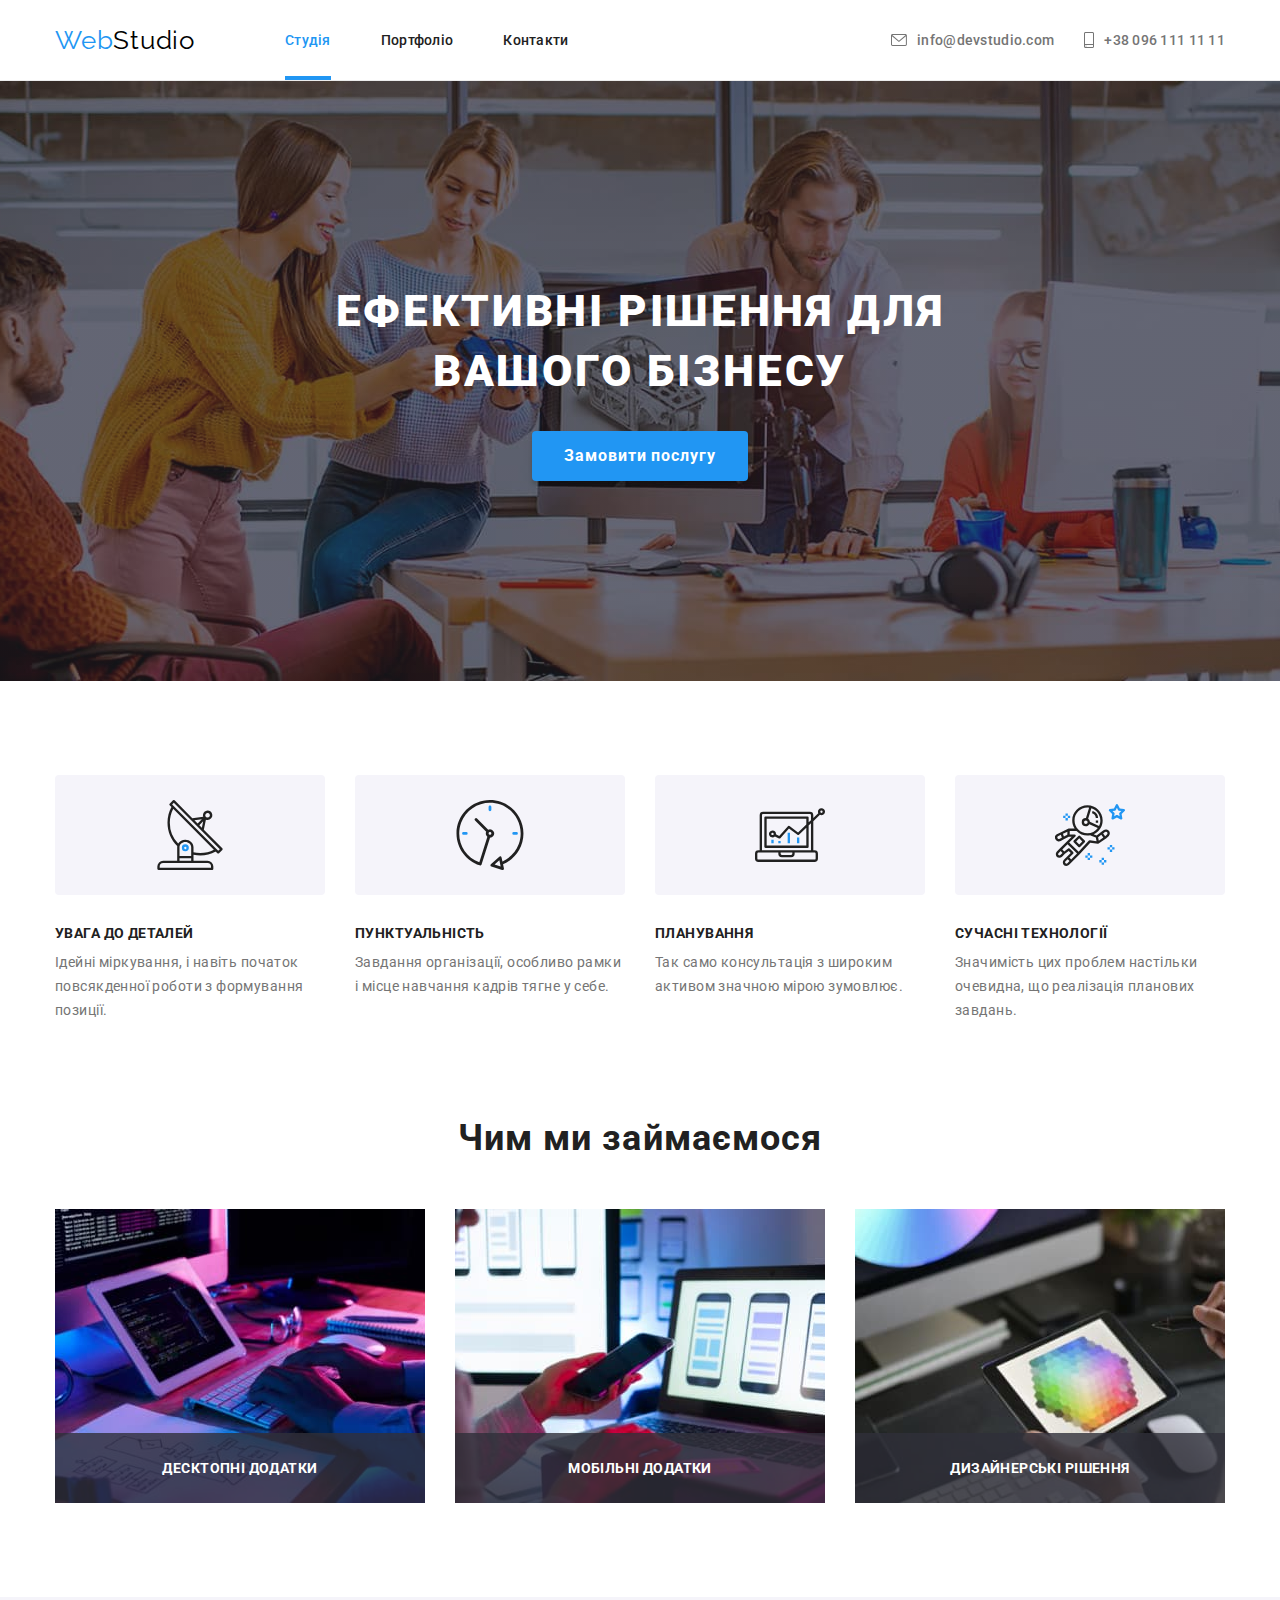
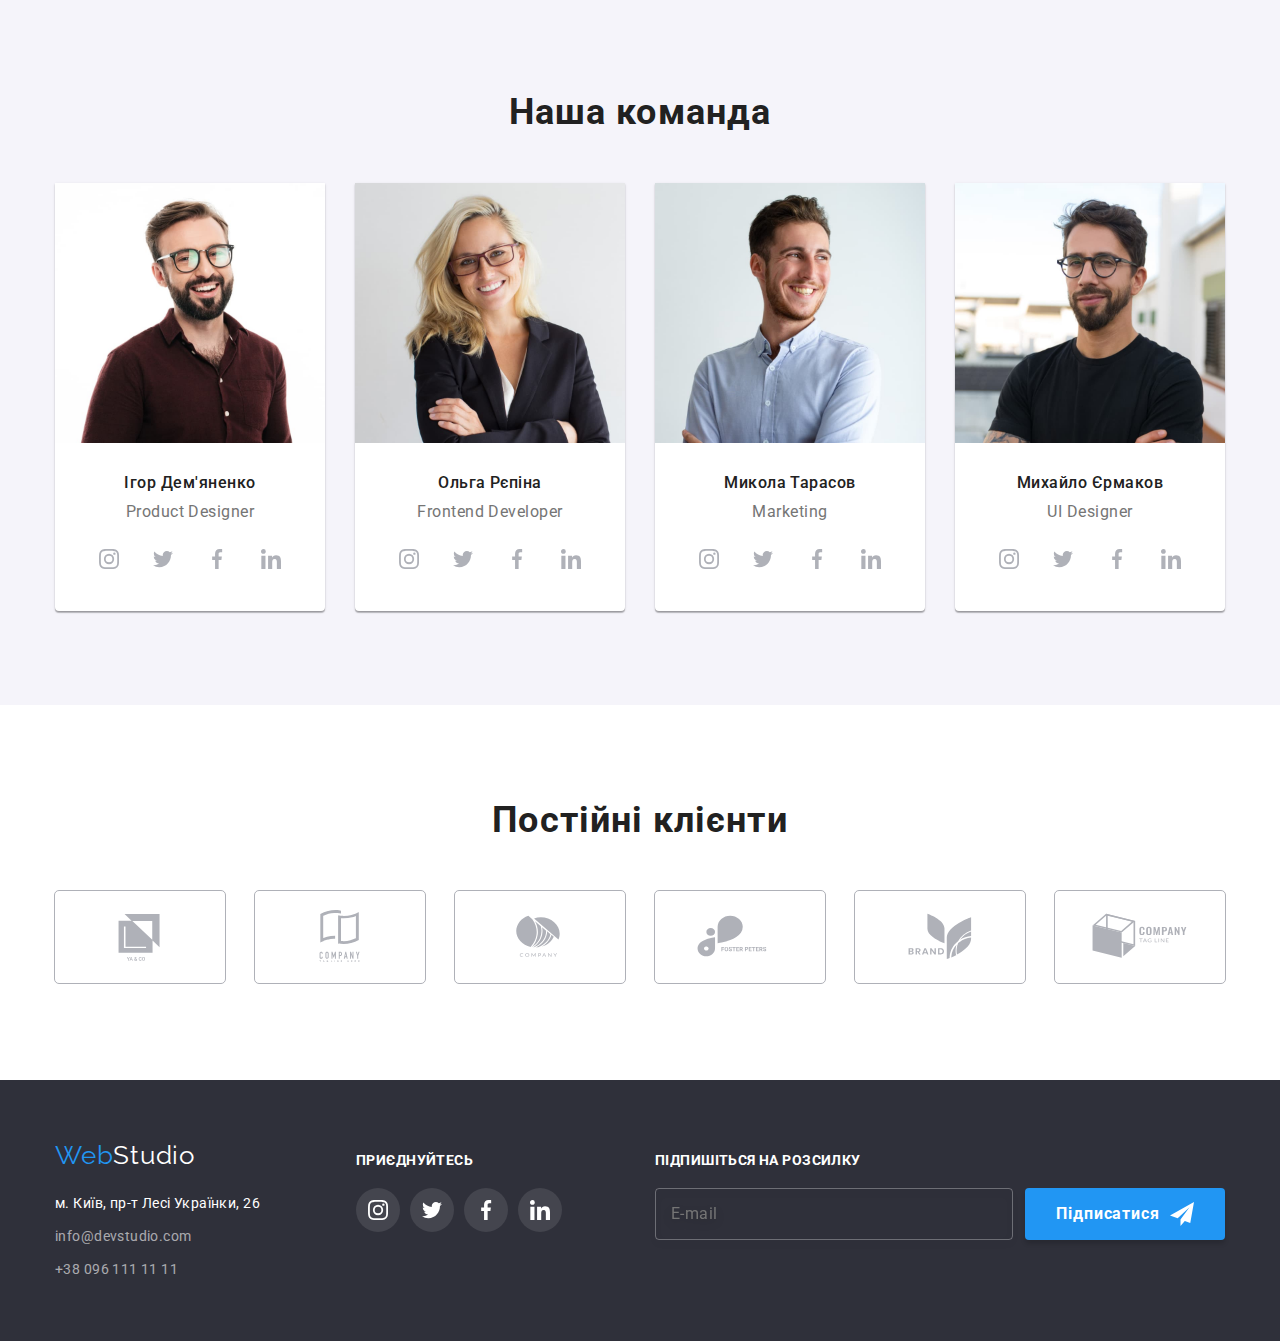
<file: index.html>
<!DOCTYPE html>
<html lang="uk">
  <head>
    <meta charset="UTF-8" />
    <meta http-equiv="X-UA-Compatible" content="IE=edge" />
    <meta name="viewport" content="width=device-width, initial-scale=1.0" />
    <title>WebStudio</title>
    <link rel="preconnect" href="https://fonts.googleapis.com" />
    <link rel="preconnect" href="https://fonts.gstatic.com" crossorigin />
    <link
      href="https://fonts.googleapis.com/css2?family=Raleway:wght@700&family=Roboto:wght@400;500;700;900&display=swap"
      rel="stylesheet"
    />
    <link
      rel="stylesheet"
      href="https://cdnjs.cloudflare.com/ajax/libs/modern-normalize/1.1.0/modern-normalize.min.css"
    />
    <link rel="stylesheet" href="./css/main.min.css" />
  </head>
  <body>
    <header class="header">
      <div class="container header__container">
        <a class="logo header__logo" href="/"
          >Web<span class="logo__part">Studio</span></a
        >
        <nav class="navigation">
          <ul class="site-nav list">
            <li>
              <div class="site-nav__item">
                <a class="site-nav__link link current" href="./index.html"
                  >Студія</a
                >
              </div>
            </li>
            <li>
              <div class="site-nav__item">
                <a class="site-nav__link link" href="./portfolio.html"
                  >Портфоліо</a
                >
              </div>
            </li>
            <li>
              <div class="site-nav__item">
                <a class="site-nav__link link" href="#">Контакти</a>
              </div>
            </li>
          </ul>
        </nav>
        <ul class="contacts list">
          <li class="contacts__item">
            <a class="contacts__link link" href="mailto:info@devstudio.com">
              <svg class="contacts__icon email" width="16px" height="12px">
                <use href="./images/sprite.svg#icon-email"></use>
              </svg>
              info@devstudio.com</a
            >
          </li>
          <li class="contacts__item">
            <a class="contacts__link link" href="tel:+380961111111"
              ><svg class="contacts__icon" width="10px" height="16px">
                <use href="./images/sprite.svg#icon-smartphone"></use>
              </svg>
              +38 096 111 11 11</a
            >
          </li>
        </ul>
        <button type="button" class="menu-open" data-menu-open>
          <svg width="40" height="40" class="mob-menu__icon">
            <use href="./images/sprite.svg#icon-menu"></use>
          </svg>
        </button>
      </div>
      <div class="mob-menu is-hidden" data-menu>
        <div class="container mob-menu__container">
          <div class="top">
            <button type="button" class="menu-close" data-menu-close>
              <svg class="mob-menu__icon" width="40" height="40">
                <use href="./images/sprite.svg#icon-menu-close"></use>
              </svg>
            </button>
            <nav class="nav">
              <ul class="top__list list">
                <li class="top__item">
                  <div>
                    <a class="top__link link current" href="./index.html"
                      >Студія</a
                    >
                  </div>
                </li>
                <li class="top__item">
                  <div>
                    <a class="top__link link" href="./portfolio.html"
                      >Портфоліо</a
                    >
                  </div>
                </li>
                <li class="top__item">
                  <div>
                    <a class="top__link link" href="#">Контакти</a>
                  </div>
                </li>
              </ul>
            </nav>
          </div>
          <div class="bottom">
            <a class="bottom__tel link" href="tel:+380961111111"
              >+38 096 111 11 11</a
            >
            <a class="bottom__mail link" href="mailto:info@devstudio.com"
              >info@devstudio.com</a
            >
            <ul class="bottom__list">
              <li class="bottom__item">
                <a
                  href=""
                  aria-label="instagram"
                  target="_blank"
                  rel="noopener noreferrer nofollow"
                  class="bottom__socisl link"
                  >Instagram</a
                >
              </li>
              <li class="bottom__item">
                <a
                  href=""
                  aria-label="instagram"
                  target="_blank"
                  rel="noopener noreferrer nofollow"
                  class="bottom__socisl link"
                  >Twitter</a
                >
              </li>
              <li class="bottom__item">
                <a
                  href=""
                  aria-label="instagram"
                  target="_blank"
                  rel="noopener noreferrer nofollow"
                  class="bottom__socisl link"
                  >Facebook</a
                >
              </li>
              <li class="bottom__item">
                <a
                  href=""
                  aria-label="instagram"
                  target="_blank"
                  rel="noopener noreferrer nofollow"
                  class="bottom__socisl link"
                  >LinkedIn</a
                >
              </li>
            </ul>
          </div>
        </div>
      </div>
    </header>
    <main>
      <!---------------------------------------Hero------------------------------>
      <section class="hero">
        <div class="ovelay">
          <div class="container">
            <h1 class="hero-title">Ефективні рішення для вашого бізнесу</h1>
            <button class="hero-button btn" type="button" data-modal-open>
              Замовити послугу
            </button>
          </div>
        </div>
      </section>
      <!-------------------------------------Особливості------------------------------------>
      <section class="section">
        <div class="container">
          <h2 class="visually-hidden">Особливості</h2>
          <ul class="list specialty">
            <li class="specialty__item">
              <div class="specialty-icon">
                <svg width="70px" height="70px">
                  <use href="./images/sprite.svg#icon-antenna"></use>
                </svg>
              </div>
              <h3 class="specialty-title">УВАГА ДО ДЕТАЛЕЙ</h3>
              <p class="specialty-text">
                Ідейні міркування, і навіть початок повсякденної роботи з
                формування позиції.
              </p>
            </li>
            <li class="specialty__item">
              <div class="specialty-icon">
                <svg width="70px" height="70px">
                  <use href="./images/sprite.svg#icon-clock"></use>
                </svg>
              </div>
              <h3 class="specialty-title">ПУНКТУАЛЬНІСТЬ</h3>
              <p class="specialty-text">
                Завдання організації, особливо рамки і місце навчання кадрів
                тягне у себе.
              </p>
            </li>
            <li class="specialty__item">
              <div class="specialty-icon">
                <svg width="70px" height="70px">
                  <use href="./images/sprite.svg#icon-diagram"></use>
                </svg>
              </div>
              <h3 class="specialty-title">ПЛАНУВАННЯ</h3>
              <p class="specialty-text">
                Так само консультація з широким активом значною мірою зумовлює.
              </p>
            </li>
            <li class="specialty__item">
              <div class="specialty-icon">
                <svg width="70px" height="70px">
                  <use href="./images/sprite.svg#icon-astronaut"></use>
                </svg>
              </div>
              <h3 class="specialty-title">СУЧАСНІ ТЕХНОЛОГІЇ</h3>
              <p class="specialty-text">
                Значимість цих проблем настільки очевидна, що реалізація
                планових завдань.
              </p>
            </li>
          </ul>
        </div>
      </section>
      <!-------------------------------------Чим ми займаємося----------------------->
      <section class="section doing">
        <div class="container">
          <h2 class="doing-title section-title">Чим ми займаємося</h2>
          <ul class="list doing-list">
            <li>
              <picture>
                <source
                  srcset="./images/box1.jpg 1x, ./images/2pxbox1.jpg 2x"
                  media="(min-width: 1200px)"
                />

                <img
                  src="./images/box1.jpg"
                  alt="Створення сайтів"
                  width="370"
                  height="294"
                />
              </picture>
              <div class="doing-thumb">
                <h3 class="doing-text">Десктопні додатки</h3>
              </div>
            </li>
            <li>
              <picture>
                <source
                  srcset="./images/box2.jpg 1x, ./images/2pxbox2.jpg 2x"
                  media="(min-width: 1200px)"
                />

                <img
                  src="./images/box2.jpg"
                  alt="Створення макетів"
                  width="370"
                  height="294"
                />
              </picture>
              <div class="doing-thumb">
                <h3 class="doing-text">Мобільні додатки</h3>
              </div>
            </li>
            <li>
              <picture>
                <source
                  srcset="./images/box3.jpg 1x, ./images/2pxbox3.jpg 2x"
                  media="(min-width: 1200px)"
                />

                <img
                  src="./images/box3.jpg"
                  alt="Палітра кольорів"
                  width="370"
                  height="294"
                />
              </picture>
              <div class="doing-thumb">
                <h3 class="doing-text">Дизайнерські рішення</h3>
              </div>
            </li>
          </ul>
        </div>
      </section>
      <!------------------------------------Наша команда-------------------------------------->
      <section class="team section">
        <div class="container">
          <h2 class="section-title">Наша команда</h2>
          <ul class="worker list">
            <li class="worker__item">
              <picture>
                <source
                  srcset="
                    ./images/worker1.jpg        1x,
                    ./images/1worker2px-des.jpg 2x
                  "
                  media="(min-width: 1200px)"
                />

                <source
                  srcset="
                    ./images/1worker1px-tab.jpg 1x,
                    ./images/1worker2px-tab.jpg 2x
                  "
                  media="(min-width: 768px)"
                />

                <source
                  srcset="
                    ./images/1worker1px-mob.jpg 1x,
                    ./images/1worker2px-mob.jpg 2x
                  "
                  media="(max-width: 767px)"
                />

                <img
                  src="./images/1worker1px-mob.jpg"
                  alt="Ігор Дем'яненко"
                  width="450"
                  height="260"
                />
              </picture>
              <div class="worker__content">
                <h3 class="worker__name">Ігор Дем'яненко</h3>
                <p class="worker__text">Product Designer</p>
                <ul class="social list">
                  <li>
                    <a
                      class="social__link"
                      href=""
                      aria-label="instagram"
                      target="_blank"
                      rel="noopener noreferrer nofollow"
                    >
                      <svg class="social__icon" width="20px" height="20px">
                        <use href="./images/sprite.svg#icon-instagram"></use>
                      </svg>
                    </a>
                  </li>
                  <li>
                    <a
                      class="social__link"
                      href=""
                      aria-label="twitter"
                      target="_blank"
                      rel="noopener noreferrer nofollow"
                    >
                      <svg class="social__icon" width="20px" height="20px">
                        <use href="./images/sprite.svg#icon-twitter"></use>
                      </svg>
                    </a>
                  </li>
                  <li>
                    <a
                      class="social__link"
                      href=""
                      aria-label="facebook"
                      target="_blank"
                      rel="noopener noreferrer nofollow"
                    >
                      <svg class="social__icon" width="20px" height="20px">
                        <use href="./images/sprite.svg#icon-facebook"></use>
                      </svg>
                    </a>
                  </li>
                  <li>
                    <a
                      class="social__link"
                      href=""
                      aria-label="linkedin"
                      target="_blank"
                      rel="noopener noreferrer nofollow"
                    >
                      <svg class="social__icon" width="20px" height="20px">
                        <use href="./images/sprite.svg#icon-linkedin"></use>
                      </svg>
                    </a>
                  </li>
                </ul>
              </div>
            </li>
            <li class="worker__item">
              <picture>
                <source
                  srcset="
                    ./images/worker2.jpg        1x,
                    ./images/2worker2px-des.jpg 2x
                  "
                  media="(min-width: 1200px)"
                />

                <source
                  srcset="
                    ./images/2worker1px-tab.jpg 1x,
                    ./images/2worker2px-tab.jpg 2x
                  "
                  media="(min-width: 768px)"
                />

                <source
                  srcset="
                    ./images/2worker1px-mob.jpg 1x,
                    ./images/2worker2px-mob.jpg 2x
                  "
                  media="(max-width: 767px)"
                />

                <img
                  src="./images/2worker1px-mob.jpg"
                  alt="Ольга Рєпіна"
                  width="450"
                  height="260"
                />
              </picture>
              <div class="worker__content">
                <h3 class="worker__name">Ольга Рєпіна</h3>
                <p class="worker__text">Frontend Developer</p>
                <ul class="list social">
                  <li>
                    <a
                      class="social__link"
                      href=""
                      aria-label="instagram"
                      target="_blank"
                      rel="noopener noreferrer nofollow"
                    >
                      <svg class="social__icon" width="20px" height="20px">
                        <use href="./images/sprite.svg#icon-instagram"></use>
                      </svg>
                    </a>
                  </li>
                  <li>
                    <a
                      class="social__link"
                      href=""
                      aria-label="twitter"
                      target="_blank"
                      rel="noopener noreferrer nofollow"
                    >
                      <svg class="social__icon" width="20px" height="20px">
                        <use href="./images/sprite.svg#icon-twitter"></use>
                      </svg>
                    </a>
                  </li>
                  <li>
                    <a
                      class="social__link"
                      href=""
                      aria-label="facebook"
                      target="_blank"
                      rel="noopener noreferrer nofollow"
                    >
                      <svg class="social__icon" width="20px" height="20px">
                        <use href="./images/sprite.svg#icon-facebook"></use>
                      </svg>
                    </a>
                  </li>
                  <li>
                    <a
                      class="social__link"
                      href=""
                      aria-label="linkedin"
                      target="_blank"
                      rel="noopener noreferrer nofollow"
                    >
                      <svg class="social__icon" width="20px" height="20px">
                        <use href="./images/sprite.svg#icon-linkedin"></use>
                      </svg>
                    </a>
                  </li>
                </ul>
              </div>
            </li>
            <li class="worker__item">
              <picture>
                <source
                  srcset="
                    ./images/worker3.jpg        1x,
                    ./images/3worker2px-des.jpg 2x
                  "
                  media="(min-width: 1200px)"
                />

                <source
                  srcset="
                    ./images/3worker1px-tab.jpg 1x,
                    ./images/3worker2px-tab.jpg 2x
                  "
                  media="(min-width: 768px)"
                />

                <source
                  srcset="
                    ./images/3worker1px-mob.jpg 1x,
                    ./images/3worker2px-mob.jpg 2x
                  "
                  media="(max-width: 767px)"
                />

                <img
                  src="./images/3worker1px-mob.jpg"
                  alt="Микола Тарасов"
                  width="450"
                  height="260"
                />
              </picture>
              <div class="worker__content">
                <h3 class="worker__name">Микола Тарасов</h3>
                <p class="worker__text">Marketing</p>
                <ul class="list social">
                  <li>
                    <a
                      class="social__link"
                      href=""
                      aria-label="instagram"
                      target="_blank"
                      rel="noopener noreferrer nofollow"
                    >
                      <svg class="social__icon" width="20px" height="20px">
                        <use href="./images/sprite.svg#icon-instagram"></use>
                      </svg>
                    </a>
                  </li>
                  <li>
                    <a
                      class="social__link"
                      href=""
                      aria-label="twitter"
                      target="_blank"
                      rel="noopener noreferrer nofollow"
                    >
                      <svg class="social__icon" width="20px" height="20px">
                        <use href="./images/sprite.svg#icon-twitter"></use>
                      </svg>
                    </a>
                  </li>
                  <li>
                    <a
                      class="social__link"
                      href=""
                      aria-label="facebook"
                      target="_blank"
                      rel="noopener noreferrer nofollow"
                    >
                      <svg class="social__icon" width="20px" height="20px">
                        <use href="./images/sprite.svg#icon-facebook"></use>
                      </svg>
                    </a>
                  </li>
                  <li>
                    <a
                      class="social__link"
                      href=""
                      aria-label="linkedin"
                      target="_blank"
                      rel="noopener noreferrer nofollow"
                    >
                      <svg class="social__icon" width="20px" height="20px">
                        <use href="./images/sprite.svg#icon-linkedin"></use>
                      </svg>
                    </a>
                  </li>
                </ul>
              </div>
            </li>
            <li class="worker__item">
              <picture>
                <source
                  srcset="
                    ./images/worker4.jpg        1x,
                    ./images/4worker2px-des.jpg 2x
                  "
                  media="(min-width: 1200px)"
                />

                <source
                  srcset="
                    ./images/4worker1px-tab.jpg 1x,
                    ./images/4worker2px-tab.jpg 2x
                  "
                  media="(min-width: 768px)"
                />

                <source
                  srcset="
                    ./images/4worker1px-mob.jpg 1x,
                    ./images/4worker2px-mob.jpg 2x
                  "
                  media="(max-width: 767px)"
                />

                <img
                  src="./images/2worker1px-mob.jpg"
                  alt="Михайло Єрмаков"
                  width="450"
                  height="260"
                />
              </picture>
              <div class="worker__content">
                <h3 class="worker__name">Михайло Єрмаков</h3>
                <p class="worker__text">UI Designer</p>
                <ul class="list social">
                  <li>
                    <a
                      class="social__link"
                      href=""
                      aria-label="linkedin"
                      target="_blank"
                      rel="noopener noreferrer nofollow"
                    >
                      <svg class="social__icon" width="20px" height="20px">
                        <use href="./images/sprite.svg#icon-instagram"></use>
                      </svg>
                    </a>
                  </li>
                  <li>
                    <a
                      class="social__link"
                      href=""
                      aria-label="twitter"
                      target="_blank"
                      rel="noopener noreferrer nofollow"
                    >
                      <svg class="social__icon" width="20px" height="20px">
                        <use href="./images/sprite.svg#icon-twitter"></use>
                      </svg>
                    </a>
                  </li>
                  <li>
                    <a
                      class="social__link"
                      href=""
                      aria-label="facebook"
                      target="_blank"
                      rel="noopener noreferrer nofollow"
                    >
                      <svg class="social__icon" width="20px" height="20px">
                        <use href="./images/sprite.svg#icon-facebook"></use>
                      </svg>
                    </a>
                  </li>
                  <li>
                    <a
                      class="social__link"
                      href=""
                      aria-label="linkedin"
                      target="_blank"
                      rel="noopener noreferrer nofollow"
                    >
                      <svg class="social__icon" width="20px" height="20px">
                        <use href="./images/sprite.svg#icon-linkedin"></use>
                      </svg>
                    </a>
                  </li>
                </ul>
              </div>
            </li>
          </ul>
        </div>
      </section>
      <!---------------------------------------- Постійні клієнти ---------------------------->
      <section class="client section">
        <div class="container">
          <h2 class="section-title">Постійні клієнти</h2>
          <ul class="list client-list">
            <li class="client-item">
              <a
                class="client-link"
                href=""
                target="_blank"
                rel="noopener noreferrer nofollow"
              >
                <svg class="client-icon" width="170px" height="92px">
                  <use href="./images/sprite.svg#icon-client1"></use>
                </svg>
              </a>
            </li>
            <li class="client-item">
              <a
                class="client-link"
                href=""
                target="_blank"
                rel="noopener noreferrer nofollow"
              >
                <svg class="client-icon" width="170px" height="92px">
                  <use href="./images/sprite.svg#icon-client2"></use>
                </svg>
              </a>
            </li>
            <li class="client-item">
              <a
                class="client-link"
                href=""
                target="_blank"
                rel="noopener noreferrer nofollow"
              >
                <svg class="client-icon" width="170px" height="92px">
                  <use href="./images/sprite.svg#icon-client3"></use>
                </svg>
              </a>
            </li>
            <li class="client-item">
              <a
                class="client-link"
                href=""
                target="_blank"
                rel="noopener noreferrer nofollow"
              >
                <svg class="client-icon" width="170px" height="92px">
                  <use href="./images/sprite.svg#icon-client4"></use>
                </svg>
              </a>
            </li>
            <li class="client-item">
              <a
                class="client-link"
                href=""
                target="_blank"
                rel="noopener noreferrer nofollow"
              >
                <svg class="client-icon" width="170px" height="92px">
                  <use href="./images/sprite.svg#icon-client5"></use>
                </svg>
              </a>
            </li>
            <li class="client-item">
              <a
                class="client-link"
                href=""
                target="_blank"
                rel="noopener noreferrer nofollow"
              >
                <svg class="client-icon" width="170px" height="92px">
                  <use href="./images/sprite.svg#icon-client6"></use>
                </svg>
              </a>
            </li>
          </ul>
        </div>
      </section>
    </main>
    <footer class="footer">
      <!-- footer -->
      <div class="container footer__container">
        <div class="footer__contacts">
          <a class="logo logo__footer" href="/"
            >Web<span class="logo__part logo__part--white">Studio</span></a
          >
          <address>
            <ul class="address list">
              <li>
                <a
                  class="address__link address__link--white link"
                  href="https://goo.gl/maps/CPtrU1FHBa2aNyZL9"
                  target="_blank"
                  rel="noopener noreferrer nofollow"
                  >м. Київ, пр-т Лесі Українки, 26</a
                >
              </li>
              <li>
                <a class="address__link link" href="mailto:info@devstudio.com"
                  >info@devstudio.com</a
                >
              </li>
              <li>
                <a class="address__link link" href="tel:+380961111111"
                  >+38 096 111 11 11</a
                >
              </li>
            </ul>
          </address>
        </div>
        <!-- приєднуйтесь -->
        <div class="join">
          <h2 class="join__title">приєднуйтесь</h2>
          <ul class="social list">
            <li>
              <a
                class="social__link social__link--grey"
                href=""
                target="_blank"
                rel="noopener noreferrer nofollow"
              >
                <svg class="social__icon" width="20px" height="20px">
                  <use href="./images/sprite.svg#icon-instagram"></use>
                </svg>
              </a>
            </li>
            <li>
              <a
                class="social__link social__link--grey"
                href=""
                target="_blank"
                rel="noopener noreferrer nofollow"
              >
                <svg class="social__icon" width="20px" height="20px">
                  <use href="./images/sprite.svg#icon-twitter"></use>
                </svg>
              </a>
            </li>
            <li>
              <a
                class="social__link social__link--grey"
                href=""
                target="_blank"
                rel="noopener noreferrer nofollow"
              >
                <svg class="social__icon" width="20px" height="20px">
                  <use href="./images/sprite.svg#icon-facebook"></use>
                </svg>
              </a>
            </li>
            <li>
              <a
                class="social__link social__link--grey"
                href=""
                target="_blank"
                rel="noopener noreferrer nofollow"
              >
                <svg class="social__icon" width="20px" height="20px">
                  <use href="./images/sprite.svg#icon-linkedin"></use>
                </svg>
              </a>
            </li>
          </ul>
        </div>
        <!----------------------------------- розсилкa ------------------------------------------>
        <div class="mailing">
          <h2 class="mailing__title">Підпишіться на розсилку</h2>
          <div class="mailing__content">
            <textarea
              class="mailing__input"
              name="email"
              id="email"
              rows="1"
              placeholder="E-mail"
            ></textarea>
            <button class="btn mailing__button" type="submit">
              Підписатися<svg class="mailing-icon" width="24px" height="24px">
                <use href="./images/sprite.svg#icon-send"></use>
              </svg>
            </button>
          </div>
        </div>
      </div>
    </footer>
    <!--------------------------------------- modal --------------------------------------------------->
    <div class="backdrop is-hidden" data-modal>
      <div class="modal">
        <button type="button" class="close-button" data-modal-close>
          <svg class="modal-icon" width="11px" height="11px">
            <use href="./images/sprite.svg#icon-close"></use>
          </svg>
        </button>
        <p class="form-title">Залиште свої дані, ми вам передзвонимо</p>
        <form class="form">
          <ul class="list">
            <li class="form-field">
              <label class="form-label" for="name">Ім'я</label>
              <div class="input-wrap">
                <input class="form-input" type="text" name="name" id="name" />
                <svg class="form-icon" width="18" height="18">
                  <use href="./images/sprite.svg#icon-name"></use>
                </svg>
              </div>
            </li>
            <li class="form-field">
              <label class="form-label" for="tel">Телефон</label>
              <div class="input-wrap">
                <input class="form-input" type="tel" name="tel" id="tel" />
                <svg class="form-icon" width="18" height="18">
                  <use href="./images/sprite.svg#icon-tel"></use>
                </svg>
              </div>
            </li>
            <li class="form-field">
              <label class="form-label" for="email">Пошта</label>
              <div class="input-wrap">
                <input
                  class="form-input"
                  type="email"
                  name="email"
                  id="email"
                />
                <svg class="form-icon" width="18" height="18">
                  <use href="./images/sprite.svg#icon-mail"></use>
                </svg>
              </div>
            </li>
            <li class="form-field">
              <label class="form-label" for="comment">Коментар</label>
              <textarea
                class="form-input"
                name="comment"
                id="comment"
                rows="6"
                placeholder="Введіть текст"
              ></textarea>
            </li>
          </ul>
          <div class="check">
            <label class="check-label" for="policy"
              ><input
                class="checkbox"
                type="checkbox"
                name="policy"
                id="policy"
              />
              Погоджуюся з розсилкою та приймаю
              <a class="check-link link" href="">&nbsp;Умови договору</a></label
            >
          </div>
          <button class="form-button btn" type="submit">Відправити</button>
        </form>
      </div>
    </div>
    <script src="./js/modal.js"></script>
    <script src="./js/mobile-menu.js"></script>
  </body>
</html>
</file>
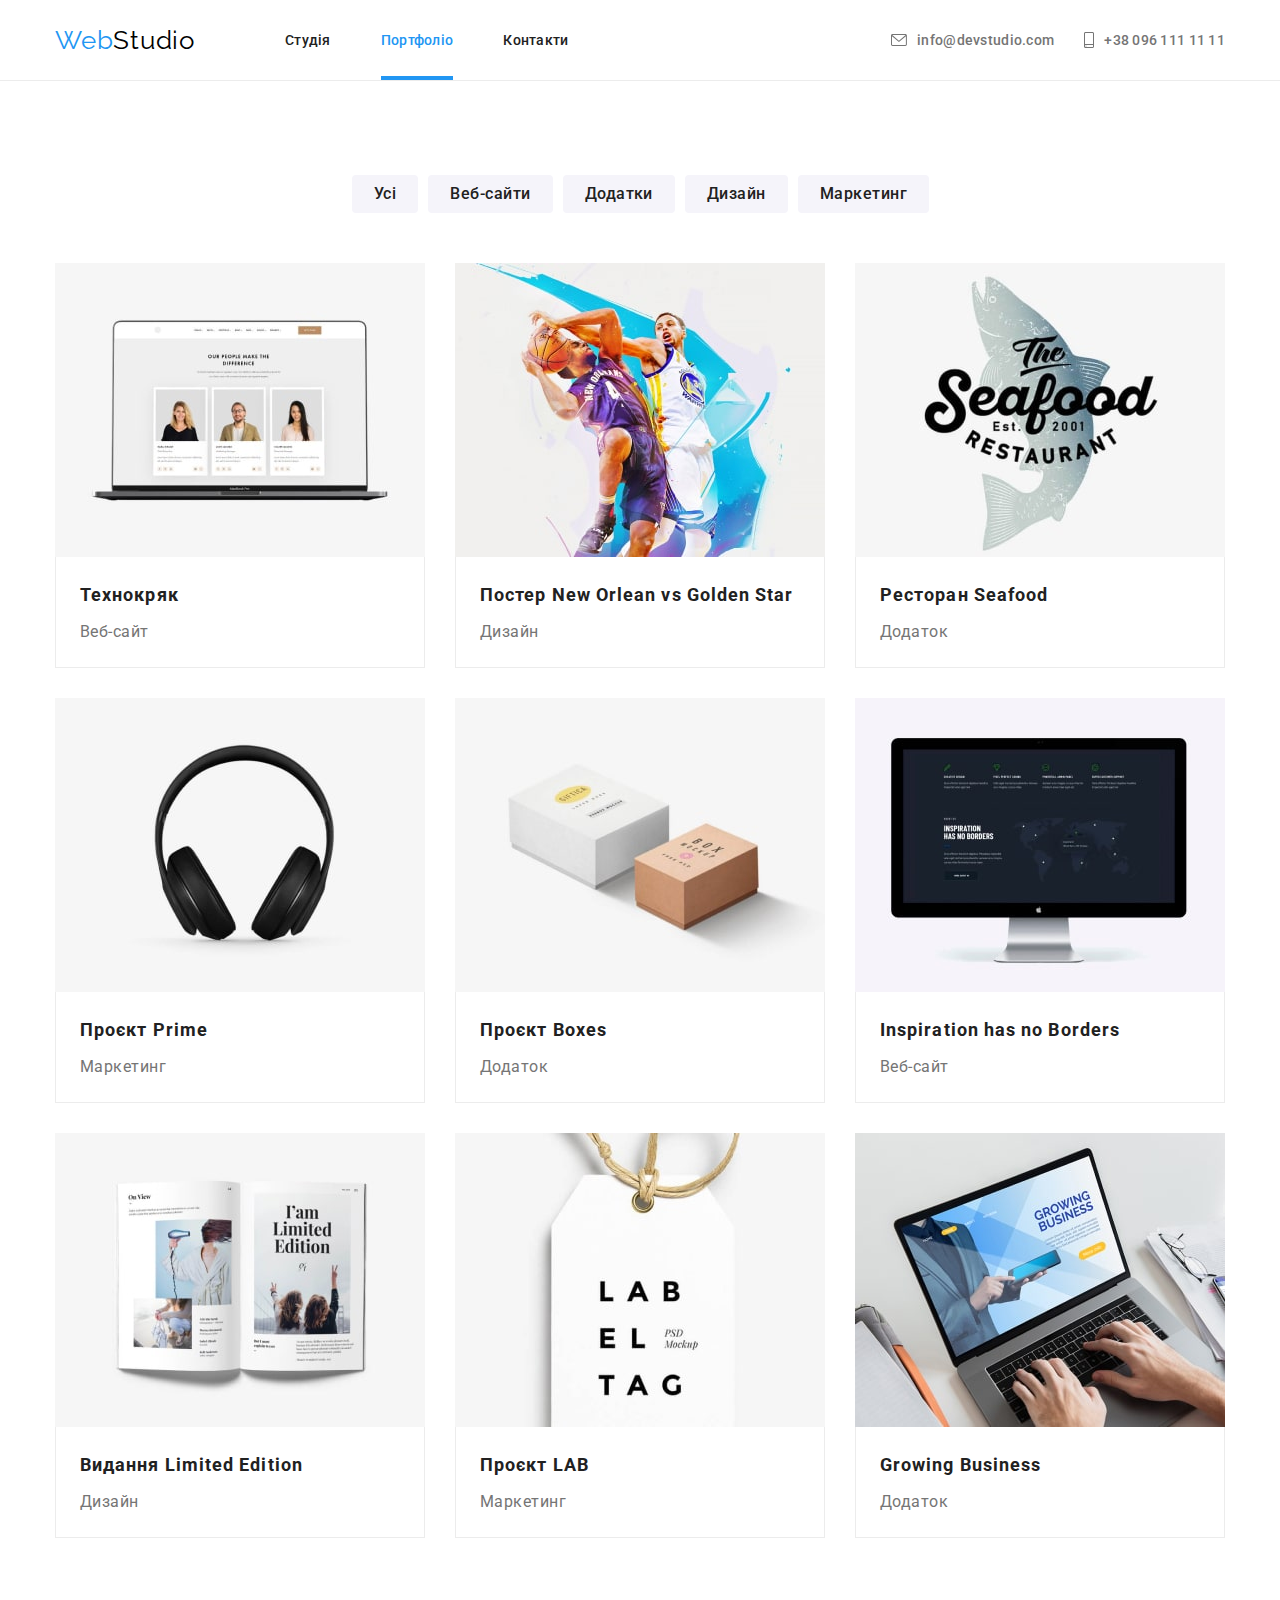
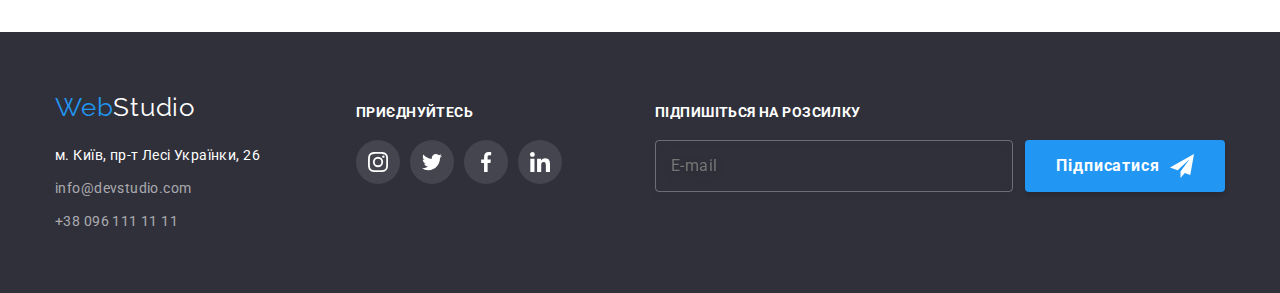
<file: portfolio.html>
<!DOCTYPE html>
<html lang="uk">
  <head>
    <meta charset="UTF-8" />
    <meta http-equiv="X-UA-Compatible" content="IE=edge" />
    <meta name="viewport" content="width=device-width, initial-scale=1.0" />
    <title>Портфоліо</title>
    <link rel="preconnect" href="https://fonts.googleapis.com" />
    <link rel="preconnect" href="https://fonts.gstatic.com" crossorigin />
    <link
      href="https://fonts.googleapis.com/css2?family=Raleway:wght@700&family=Roboto:wght@400;500;700;900&display=swap"
      rel="stylesheet"
    />
    <link
      rel="stylesheet"
      href="https://cdnjs.cloudflare.com/ajax/libs/modern-normalize/1.1.0/modern-normalize.min.css"
    />
    <link rel="stylesheet" href="./css/main.min.css" />
  </head>
  <body>
    <header class="header">
      <div class="container header__container">
        <a class="logo header__logo" href="/"
          >Web<span class="logo__part">Studio</span></a
        >
        <nav class="navigation">
          <ul class="site-nav list">
            <li>
              <div class="site-nav__item">
                <a class="site-nav__link link" href="./index.html"
                  >Студія</a
                >
              </div>
            </li>
            <li>
              <div class="site-nav__item">
                <a class="site-nav__link link current" href="./portfolio.html"
                  >Портфоліо</a
                >
              </div>
            </li>
            <li>
              <div class="site-nav__item">
                <a class="site-nav__link link" href="#">Контакти</a>
              </div>
            </li>
          </ul>
        </nav>
        <ul class="contacts list">
          <li class="contacts__item">
            <a class="contacts__link link" href="mailto:info@devstudio.com">
              <svg class="contacts__icon email" width="16px" height="12px">
                <use href="./images/sprite.svg#icon-email"></use>
              </svg>
              info@devstudio.com</a
            >
          </li>
          <li class="contacts__item">
            <a class="contacts__link link" href="tel:+380961111111"
              ><svg class="contacts__icon" width="10px" height="16px">
                <use href="./images/sprite.svg#icon-smartphone"></use>
              </svg>
              +38 096 111 11 11</a
            >
          </li>
        </ul>
        <button type="button" class="menu-open" data-menu-open>
          <svg width="40" height="40" class="mob-menu__icon">
            <use href="./images/sprite.svg#icon-menu"></use>
          </svg>
        </button>
      </div>
      <div class="mob-menu is-hidden" data-menu>
        <div class="container mob-menu__container">
          <div class="top">
            <button type="button" class="menu-close" data-menu-close>
              <svg class="mob-menu__icon" width="40" height="40">
                <use href="./images/sprite.svg#icon-menu-close"></use>
              </svg>
            </button>
            <nav class="nav">
              <ul class="top__list list">
                <li class="top__item">
                  <div>
                    <a class="top__link link" href="./index.html"
                      >Студія</a
                    >
                  </div>
                </li>
                <li class="top__item">
                  <div>
                    <a class="top__link link current" href="./portfolio.html"
                      >Портфоліо</a
                    >
                  </div>
                </li>
                <li class="top__item">
                  <div>
                    <a class="top__link link" href="#">Контакти</a>
                  </div>
                </li>
              </ul>
            </nav>
          </div>
          <div class="bottom">
            <a class="bottom__tel link" href="tel:+380961111111"
              >+38 096 111 11 11</a
            >
            <a class="bottom__mail link" href="mailto:info@devstudio.com"
              >info@devstudio.com</a
            >
            <ul class="bottom__list">
              <li class="bottom__item">
                <a
                  href=""
                  aria-label="instagram"
                  target="_blank"
                  rel="noopener noreferrer nofollow"
                  class="bottom__socisl link"
                  >Instagram</a
                >
              </li>
              <li class="bottom__item">
                <a
                  href=""
                  aria-label="instagram"
                  target="_blank"
                  rel="noopener noreferrer nofollow"
                  class="bottom__socisl link"
                  >Twitter</a
                >
              </li>
              <li class="bottom__item">
                <a
                  href=""
                  aria-label="instagram"
                  target="_blank"
                  rel="noopener noreferrer nofollow"
                  class="bottom__socisl link"
                  >Facebook</a
                >
              </li>
              <li class="bottom__item">
                <a
                  href=""
                  aria-label="instagram"
                  target="_blank"
                  rel="noopener noreferrer nofollow"
                  class="bottom__socisl link"
                  >LinkedIn</a
                >
              </li>
            </ul>
          </div>
        </div>
      </div>
    </header>
    <main>
      <section class="section">
        <div class="container">
          <h1 class="visually-hidden">Портфоліо</h1>
          <!--Фільтр-->
          <ul class="filter list">
            <li class="filter__item"><button class="filter__button" type="button">Усі</button></li>
            <li class="filter__item">
              <button class="filter__button" type="button">Веб-сайти</button>
            </li>
            <li class="filter__item">
              <button class="filter__button" type="button">Додатки</button>
            </li>
            <li class="filter__item">
              <button class="filter__button" type="button">Дизайн</button>
            </li>
            <li class="filter__item">
              <button class="filter__button" type="button">Маркетинг</button>
            </li>
          </ul>
          <!--Портфоліо-->
          <ul class="card list">
            <li class="card__item">
              <a href="" class="card__link link">
                <div class="crad__thumb">
                  <picture>
                    <source
                      srcset="
                        ./images/1project1x-des-min.jpg 1x,
                        ./images/1project2x-des-min.jpg 2x
                      "
                      media="(min-width: 1200px)"
                    />
                    <source
                      srcset="
                        ./images/1project1x-tab-min.jpg 1x,
                        ./images/1project2x-tab-min.jpg 2x
                      "
                      media="(min-width: 768px)"
                    />
                    <source
                      srcset="
                        ./images/1project1x-mob-min.jpg 1x,
                        ./images/1project2x-mob-min.jpg 2x
                      "
                      media="(max-width: 767px)"
                    />
                    <img
                      class="card__photo"
                      src="./images/1project1x-mob-min.jpg"
                      alt="Картка послуги"
                      width="450"
                      height="294"
                    />
                  </picture>
                  <p class="card__action-text">
                    Ресурс пропонує комплексні пропозиції з різним рівнем
                    функціоналу та сервісів. Все це дозволить відвідувачу
                    отримати вичерпні відомості про компанію чи приватну особу.
                  </p>
                </div>
                <div class="card__border">
                  <h2 class="card__title">Технокряк</h2>
                  <p class="card__text">Веб-сайт</p>
                </div>
              </a>
            </li>
            <li class="card__item">
              <a href="" class="card__link link">
                <div class="crad__thumb">
                  <picture>
                    <source
                      srcset="
                        ./images/2project1x-des-min.jpg 1x,
                        ./images/2project2x-des-min.jpg 2x
                      "
                      media="(min-width: 1200px)"
                    />
                    <source
                      srcset="
                        ./images/2project1x-tab-min.jpg 1x,
                        ./images/2project2x-tab-min.jpg 2x
                      "
                      media="(min-width: 768px)"
                    />
                    <source
                      srcset="
                        ./images/2project1x-mob-min.jpg 1x,
                        ./images/2project2x-mob-min.jpg 2x
                      "
                      media="(max-width: 767px)"
                    />
                    <img
                      class="card__photo"
                      src="./images/2project1x-mob-min.jpg"
                      alt="Картка послуги"
                      width="450"
                      height="294"
                    />
                  </picture>
                  <p class="card__action-text">
                    Ресурс пропонує комплексні пропозиції з різним рівнем
                    функціоналу та сервісів. Все це дозволить відвідувачу
                    отримати вичерпні відомості про компанію чи приватну особу.
                  </p>
                </div>
                <div class="card__border">
                  <h2 class="card__title">Постер New Orlean vs Golden Star</h2>
                  <p class="card__text">Дизайн</p>
                </div>
              </a>
            </li>
            <li class="card__item">
              <a href="" class="card__link link">
                <div class="crad__thumb">
                  <picture>
                    <source
                      srcset="
                        ./images/3project1x-des-min.jpg 1x,
                        ./images/3project2x-des-min.jpg 2x
                      "
                      media="(min-width: 1200px)"
                    />
                    <source
                      srcset="
                        ./images/3project1x-tab-min.jpg 1x,
                        ./images/3project2x-tab-min.jpg 2x
                      "
                      media="(min-width: 768px)"
                    />
                    <source
                      srcset="
                        ./images/3project1x-mob-min.jpg 1x,
                        ./images/3project2x-mob-min.jpg 2x
                      "
                      media="(max-width: 767px)"
                    />
                    <img
                      class="card__photo"
                      src="./images/3project1x-mob-min.jpg"
                      alt="Картка послуги"
                      width="450"
                      height="294"
                    />
                  </picture>
                  <p class="card__action-text">
                    Ресурс пропонує комплексні пропозиції з різним рівнем
                    функціоналу та сервісів. Все це дозволить відвідувачу
                    отримати вичерпні відомості про компанію чи приватну особу.
                  </p>
                </div>
                <div class="card__border">
                  <h2 class="card__title">Ресторан Seafood</h2>
                  <p class="card__text">Додаток</p>
                </div>
              </a>
            </li>
            <li class="card__item">
              <a href="" class="card__link link">
                <div class="crad__thumb">
                  <picture>
                    <source
                      srcset="
                        ./images/4project1x-des-min.jpg 1x,
                        ./images/4project2x-des-min.jpg 2x
                      "
                      media="(min-width: 1200px)"
                    />
                    <source
                      srcset="
                        ./images/4project1x-tab-min.jpg 1x,
                        ./images/4project2x-tab-min.jpg 2x
                      "
                      media="(min-width: 768px)"
                    />
                    <source
                      srcset="
                        ./images/4project1x-mob-min.jpg 1x,
                        ./images/4project2x-mob-min.jpg 2x
                      "
                      media="(max-width: 767px)"
                    />
                    <img
                      class="card__photo"
                      src="./images/4project1x-mob-min.jpg"
                      alt="Картка послуги"
                      width="450"
                      height="294"
                    />
                  </picture>
                  <p class="card__action-text">
                    Ресурс пропонує комплексні пропозиції з різним рівнем
                    функціоналу та сервісів. Все це дозволить відвідувачу
                    отримати вичерпні відомості про компанію чи приватну особу.
                  </p>
                </div>
                <div class="card__border">
                  <h2 class="card__title">Проєкт Prime</h2>
                  <p class="card__text">Маркетинг</p>
                </div>
              </a>
            </li>
            <li class="card__item">
              <a href="" class="card__link link">
                <div class="crad__thumb">
                  <picture>
                    <source
                      srcset="
                        ./images/5project1x-des-min.jpg 1x,
                        ./images/5project2x-des-min.jpg 2x
                      "
                      media="(min-width: 1200px)"
                    />
                    <source
                      srcset="
                        ./images/5project1x-tab-min.jpg 1x,
                        ./images/5project2x-tab-min.jpg 2x
                      "
                      media="(min-width: 768px)"
                    />
                    <source
                      srcset="
                        ./images/5project1x-mob-min.jpg 1x,
                        ./images/5project2x-mob-min.jpg 2x
                      "
                      media="(max-width: 767px)"
                    />
                    <img
                      class="card__photo"
                      src="./images/5project1x-mob-min.jpg"
                      alt="Картка послуги"
                      width="450"
                      height="294"
                    />
                  </picture>
                  <p class="card__action-text">
                    Ресурс пропонує комплексні пропозиції з різним рівнем
                    функціоналу та сервісів. Все це дозволить відвідувачу
                    отримати вичерпні відомості про компанію чи приватну особу.
                  </p>
                </div>
                <div class="card__border">
                  <h2 class="card__title">Проєкт Boxes</h2>
                  <p class="card__text">Додаток</p>
                </div>
              </a>
            </li>
            <li class="card__item">
              <a href="" class="card__link link">
                <div class="crad__thumb">
                  <picture>
                    <source
                      srcset="
                        ./images/6project1x-des-min.jpg 1x,
                        ./images/6project2x-des-min.jpg 2x
                      "
                      media="(min-width: 1200px)"
                    />
                    <source
                      srcset="
                        ./images/6project1x-tab-min.jpg 1x,
                        ./images/6project2x-tab-min.jpg 2x
                      "
                      media="(min-width: 768px)"
                    />
                    <source
                      srcset="
                        ./images/6project1x-mob-min.jpg 1x,
                        ./images/6project2x-mob-min.jpg 2x
                      "
                      media="(max-width: 767px)"
                    />
                    <img
                      class="card__photo"
                      src="./images/6project1x-mob-min.jpg"
                      alt="Картка послуги"
                      width="450"
                      height="294"
                    />
                  </picture>
                  <p class="card__action-text">
                    Ресурс пропонує комплексні пропозиції з різним рівнем
                    функціоналу та сервісів. Все це дозволить відвідувачу
                    отримати вичерпні відомості про компанію чи приватну особу.
                  </p>
                </div>
                <div class="card__border">
                  <h2 class="card__title">Inspiration has no Borders</h2>
                  <p class="card__text">Веб-сайт</p>
                </div>
              </a>
            </li>
            <li class="card__item">
              <a href="" class="card__link link">
                <div class="crad__thumb">
                  <picture>
                    <source
                      srcset="
                        ./images/7project1x-des-min.jpg 1x,
                        ./images/7project2x-des-min.jpg 2x
                      "
                      media="(min-width: 1200px)"
                    />
                    <source
                      srcset="
                        ./images/7project1x-tab-min.jpg 1x,
                        ./images/7project2x-tab-min.jpg 2x
                      "
                      media="(min-width: 768px)"
                    />
                    <source
                      srcset="
                        ./images/7project1x-mob-min.jpg 1x,
                        ./images/7project2x-mob-min.jpg 2x
                      "
                      media="(max-width: 767px)"
                    />
                    <img
                      class="card__photo"
                      src="./images/7project1x-mob-min.jpg"
                      alt="Картка послуги"
                      width="450"
                      height="294"
                    />
                  </picture>
                  <p class="card__action-text">
                    Ресурс пропонує комплексні пропозиції з різним рівнем
                    функціоналу та сервісів. Все це дозволить відвідувачу
                    отримати вичерпні відомості про компанію чи приватну особу.
                  </p>
                </div>
                <div class="card__border">
                  <h2 class="card__title">Видання Limited Edition</h2>
                  <p class="card__text">Дизайн</p>
                </div>
              </a>
            </li>
            <li class="card__item">
              <a href="" class="card__link link">
                <div class="crad__thumb">
                  <picture>
                    <source
                      srcset="
                        ./images/8project1x-des-min.jpg 1x,
                        ./images/8project2x-des-min.jpg 2x
                      "
                      media="(min-width: 1200px)"
                    />
                    <source
                      srcset="
                        ./images/8project1x-tab-min.jpg 1x,
                        ./images/8project2x-tab-min.jpg 2x
                      "
                      media="(min-width: 768px)"
                    />
                    <source
                      srcset="
                        ./images/8project1x-mob-min.jpg 1x,
                        ./images/8project2x-mob-min.jpg 2x
                      "
                      media="(max-width: 767px)"
                    />
                    <img
                      class="card__photo"
                      src="./images/8project1x-mob-min.jpg"
                      alt="Картка послуги"
                      width="450"
                      height="294"
                    />
                  </picture>
                  <p class="card__action-text">
                    Ресурс пропонує комплексні пропозиції з різним рівнем
                    функціоналу та сервісів. Все це дозволить відвідувачу
                    отримати вичерпні відомості про компанію чи приватну особу.
                  </p>
                </div>
                <div class="card__border">
                  <h2 class="card__title">Проєкт LAB</h2>
                  <p class="card__text">Маркетинг</p>
                </div>
              </a>
            </li>
            <li class="card__item">
              <a href="" class="card__link link">
                <div class="crad__thumb">
                  <picture>
                    <source
                      srcset="
                        ./images/9project1x-des-min.jpg 1x,
                        ./images/9project2x-des-min.jpg 2x
                      "
                      media="(min-width: 1200px)"
                    />
                    <source
                      srcset="
                        ./images/9project1x-tab-min.jpg 1x,
                        ./images/9project2x-tab-min.jpg 2x
                      "
                      media="(min-width: 768px)"
                    />
                    <source
                      srcset="
                        ./images/9project1x-mob-min.jpg 1x,
                        ./images/9project2x-mob-min.jpg 2x
                      "
                      media="(max-width: 767px)"
                    />
                    <img
                      class="card__photo"
                      src="./images/9project1x-mob-min.jpg"
                      alt="Картка послуги"
                      width="450"
                      height="294"
                    />
                  </picture>
                  <p class="card__action-text">
                    Ресурс пропонує комплексні пропозиції з різним рівнем
                    функціоналу та сервісів. Все це дозволить відвідувачу
                    отримати вичерпні відомості про компанію чи приватну особу.
                  </p>
                </div>
                <div class="card__border">
                  <h2 class="card__title">Growing Business</h2>
                  <p class="card__text">Додаток</p>
                </div>
              </a>
            </li>
          </ul>
        </div>
      </section>
    </main>
    <footer class="footer">
      <!-- footer -->
      <div class="container footer__container">
        <div class="footer__contacts">
          <a class="logo logo__footer" href="/"
            >Web<span class="logo__part logo__part--white">Studio</span></a
          >
          <address>
            <ul class="address list">
              <li>
                <a
                  class="address__link address__link--white link"
                  href="https://goo.gl/maps/CPtrU1FHBa2aNyZL9"
                  target="_blank"
                  rel="noopener noreferrer nofollow"
                  >м. Київ, пр-т Лесі Українки, 26</a
                >
              </li>
              <li>
                <a class="address__link link" href="mailto:info@devstudio.com"
                  >info@devstudio.com</a
                >
              </li>
              <li>
                <a class="address__link link" href="tel:+380961111111"
                  >+38 096 111 11 11</a
                >
              </li>
            </ul>
          </address>
        </div>
        <!-- приєднуйтесь -->
        <div class="join">
          <h2 class="join__title">приєднуйтесь</h2>
          <ul class="social list">
            <li>
              <a class="social__link social__link--grey" href="">
                <svg class="social__icon" width="20px" height="20px">
                  <use href="./images/sprite.svg#icon-instagram"></use>
                </svg>
              </a>
            </li>
            <li>
              <a class="social__link social__link--grey" href="">
                <svg class="social__icon" width="20px" height="20px">
                  <use href="./images/sprite.svg#icon-twitter"></use>
                </svg>
              </a>
            </li>
            <li>
              <a class="social__link social__link--grey" href="">
                <svg class="social__icon" width="20px" height="20px">
                  <use href="./images/sprite.svg#icon-facebook"></use>
                </svg>
              </a>
            </li>
            <li>
              <a class="social__link social__link--grey" href="">
                <svg class="social__icon" width="20px" height="20px">
                  <use href="./images/sprite.svg#icon-linkedin"></use>
                </svg>
              </a>
            </li>
          </ul>
        </div>
        <!----------------------------------- розсилкa ------------------------------------------>
        <div class="mailing">
          <h2 class="mailing__title">Підпишіться на розсилку</h2>
          <div class="mailing__content">
            <textarea
              class="mailing__input"
              name="email"
              id="email"
              rows="1"
              placeholder="E-mail"
            ></textarea>
            <button class="btn mailing__button" type="submit">
              Підписатися<svg class="mailing-icon" width="24px" height="24px">
                <use href="./images/sprite.svg#icon-send"></use>
              </svg>
            </button>
          </div>
        </div>
      </div>
    </footer>
    <script src="./js/mobile-menu.js"></script>
  </body>
</html>
</file>
<file: css/main.min.css>
:root{--primary--color: #757575;--white--title--color: #ffffff;--title--color: #212121;--button--bg--color: #2196f3;--button--active--bg--color: #188ce8;--portfolio--button--active--bg--color: #2196f3;--portfolio--button--bg--color: #f5f4fa;--logo--primary--color: #2196f3;--logo--secondary--color: #000000;--hero--bg--color: #2f303a;--team--bg--color: #f5f4fa;--footer--text-color: rgba(255, 255, 255, 0.6);--border--color: #ececec;--client--color: #afb1b8;--primary--fonts: "Roboto", sans-serif;--logo--fonts: "Raleway", sans-serif;--transition--time: 250ms cubic-bezier(0.4, 0, 0.2, 1);--gradient: linear-gradient( to right, rgba(47, 48, 58, 0.4), rgba(47, 48, 58, 0.4) )}*,*::before,*::after{box-sizing:border-box}p,h1,h2,h3,h4,h5,h6{margin:0}ul,ol{margin:0;padding-left:0;list-style:none}button{cursor:pointer;font-family:inherit}address{font-style:normal}a{text-decoration:none}img{display:block;max-width:100%;height:auto}.visually-hidden{color:rgba(0,0,0,0);position:absolute;width:1px;height:1px;margin:-1px;border:0;padding:0;white-space:nowrap;-webkit-clip-path:inset(100%);clip-path:inset(100%);clip:rect(0 0 0 0);overflow:hidden}body{font-family:var(--primary--fonts);background:var(--white--title--color);font-size:14px;color:var(--primary--color);letter-spacing:.03em}.section{padding-top:60px;padding-bottom:60px}@media screen and (min-width: 1200px){.section{padding-top:94px;padding-bottom:94px}}p{line-height:1.71}.list{list-style:none}.link{text-decoration:none}.container{width:100%;margin:0 auto;padding-left:15px;padding-right:15px}@media screen and (min-width: 480px){.container{max-width:480px}}@media screen and (min-width: 768px){.container{max-width:768px}}@media screen and (min-width: 1200px){.container{max-width:1200px}}.section-title{font-size:28px;line-height:1.1785714286;text-align:center;letter-spacing:.03em;color:var(--title--color);margin-bottom:30px}@media screen and (min-width: 1200px){.section-title{font-size:36px;line-height:1.1666666667;letter-spacing:.03em;color:var(--title--color);margin-bottom:50px}}.btn{font-family:var(--primary--fonts);background:var(--button--bg--color);box-shadow:0px 4px 4px rgba(0,0,0,.15);border-radius:4px;cursor:pointer;font-weight:700;font-size:16px;line-height:1.875;letter-spacing:.06em;color:var(--white--title--color);border:rgba(0,0,0,0);transition:background var(--transition--time)}.btn:hover,.btn:focus{background:var(--button--active--bg--color);outline:rgba(0,0,0,0)}.backdrop{position:fixed;top:0;width:100%;height:100%;background:rgba(0,0,0,.2);transition:opacity 250ms linear,visibility 250ms linear}.backdrop.is-hidden .modal{transform:translate(-50%, -50%) scale(0.5)}.modal{width:90%;min-height:581px;background-color:var(--white--title--color);box-shadow:0px 1px 3px rgba(0,0,0,.12),0px 1px 1px rgba(0,0,0,.14),0px 2px 1px rgba(0,0,0,.2);border-radius:4px;position:absolute;top:50%;left:50%;transform:translate(-50%, -50%) scale(1);transition:transform 300ms linear}@media screen and (min-width: 480px){.modal{width:450px}}@media screen and (min-width: 1200px){.modal{width:528px}}.close-button{position:absolute;right:10px;top:10px;width:30px;height:30px;border:1px solid rgba(0,0,0,.1);border-radius:50%;background-color:rgba(0,0,0,0);display:flex;align-items:center;justify-content:center}.modal-icon{fill:#000;cursor:pointer;transition:fill var(--transition--time)}.modal-icon:hover{fill:var(--button--bg--color)}.is-hidden{visibility:hidden;opacity:0;pointer-events:none}textarea{resize:none}.form{width:100%;margin-left:auto;margin-right:auto;padding:0 15px 15px 15px}@media screen and (min-width: 480px){.form{padding:0 40px 40px 40px}}.form-title{font-weight:700;font-size:20px;line-height:1.5;text-align:center;letter-spacing:.03em;color:var(--title--color);margin:40px 20px 12px 20px}@media screen and (min-width: 480px){.form-title{margin:40px 40px 12px 40px}}@media screen and (min-width: 1200px){.form-title{line-height:1.15}}.form-field{display:flex;flex-direction:column;margin-bottom:10px}.input-wrap{position:relative}.form-field input{width:100%;margin:0;padding:0;padding:11px 16px 11px 42px;border-radius:4px;border:1px solid rgba(33,33,33,.2)}.form-field textarea{width:100%;margin:0;padding:11px 16px;margin-bottom:20px;border-radius:4px;border:1px solid rgba(33,33,33,.2)}.form-field textarea::-moz-placeholder{font-family:"Roboto";font-style:normal;font-weight:400;font-size:12px;line-height:14px;letter-spacing:.01em;color:rgba(117,117,117,.5)}.form-field textarea:-ms-input-placeholder{font-family:"Roboto";font-style:normal;font-weight:400;font-size:12px;line-height:14px;letter-spacing:.01em;color:rgba(117,117,117,.5)}.form-field textarea::placeholder{font-family:"Roboto";font-style:normal;font-weight:400;font-size:12px;line-height:14px;letter-spacing:.01em;color:rgba(117,117,117,.5)}.form-label{font-size:12px;line-height:1.1666666667;letter-spacing:.01em;margin-bottom:4px}.form-button{padding:10px 52px;min-width:200px;display:flex;margin:0 auto}.form-icon{position:absolute;top:50%;left:12px;transform:translateY(-50%);display:inline-block;fill:var(--title--color)}.form-input:focus+.form-icon{fill:var(--button--bg--color)}.form-input:focus{border:1px solid var(--button--bg--color);outline:rgba(0,0,0,0)}.check{justify-content:center;margin-bottom:30px;line-height:1.7142857143}.check-label{display:flex;justify-content:center;align-items:center;letter-spacing:.03em;font-size:8px;line-height:1.1666666667}@media screen and (min-width: 480px){.check-label{font-size:12px}}@media screen and (min-width: 1200px){.check-label{font-size:14px;line-height:1.7142857143}}.check-link{-webkit-text-decoration-line:underline;text-decoration-line:underline;color:var(--button--bg--color)}.checkbox{margin-right:7px;width:16px;height:15px;border:2px solid var(--title--color);border-radius:2px;background-color:var(--white--title--color);background-position:center;background-repeat:no-repeat;background-size:0;transition:background-color var(--transition--time),background-size var(--transition--time),border var(--transition--time);-moz-appearance:none;-webkit-appearance:none;appearance:none;align-items:center;align-content:center}.checkbox:checked{background-color:var(--button--bg--color);border:2px solid var(--button--bg--color);background-image:url(../images/check.svg);background-size:contain}.header{border-bottom:1px solid var(--border--color)}.header__container{display:flex;align-items:center;position:relative;height:60px}@media screen and (min-width: 768px){.header__container{height:80px}}.logo{font-family:var(--logo--fonts);font-size:24px;line-height:1.1666666667;letter-spacing:.03em;color:var(--logo--primary--color)}@media screen and (min-width: 1200px){.logo{font-size:26px;line-height:1.1923076923}}.logo__part{color:var(--logo--secondary--color)}.navigation{display:none}@media screen and (min-width: 768px){.navigation{display:flex;align-items:center}}.site-nav{display:flex;margin-left:90px;gap:50px}.site-nav__item{position:relative;padding-top:32px;padding-bottom:32px}.site-nav__link{font-weight:500;line-height:1.14;letter-spacing:.02em;color:var(--title--color);transition:color var(--transition--time)}.site-nav__link:hover,.site-nav__link:focus{color:var(--logo--primary--color);outline:rgba(0,0,0,0)}.site-nav__link::after{content:"";position:absolute;left:0;bottom:0;display:block;width:100%;height:4px;background-color:var(--logo--primary--color);transform:scaleX(0);transition:transform var(--transition--time)}.site-nav__link:hover::after{transform:scaleX(1)}.contacts{display:none}@media screen and (min-width: 768px){.contacts{display:block;margin-left:auto}.contacts .contacts__item:not(:last-child){margin-bottom:10px}}@media screen and (min-width: 1200px){.contacts{display:flex;margin-left:auto;gap:30px}.contacts .contacts__item:first-child{margin-bottom:0}}.contacts__link{font-weight:500;line-height:1.1666666667;letter-spacing:.02em;color:var(--primary--color);font-size:12px;display:flex;align-items:center;transition:color var(--transition--time)}.contacts__link:hover,.contacts__link:focus{color:var(--logo--primary--color);outline:rgba(0,0,0,0)}@media screen and (min-width: 1200px){.contacts__link{font-size:14px;line-height:1.1428571429}}.contacts__icon{margin-right:10px;fill:currentColor}.current{color:var(--logo--primary--color)}@media screen and (min-width: 768px){.current::after{content:"";position:absolute;left:0;bottom:0;display:block;width:100%;height:4px;background-color:var(--logo--primary--color);transform:scaleX(1);transition:transform var(--transition--time)}}.menu-open,.menu-close{background-color:rgba(0,0,0,0);border:none;margin-left:auto;position:absolute;top:10px;right:15px;padding-left:0;padding-right:0;width:40px;height:40px}@media screen and (min-width: 768px){.menu-open,.menu-close{display:none}}.menu-close:hover,.menu-close:focus{fill:var(--logo--primary--color);transition:fill var(--transition--time)}.mob-menu{position:relative;position:fixed;z-index:1;width:100vw;height:100vh;top:0;padding-top:48px;padding-bottom:48px;background-color:#fff}@media screen and (min-width: 768px){.mob-menu{display:none}}.mob-menu__container{height:100%;display:flex;flex-direction:column;justify-content:space-between;overflow:auto}@media screen and (min-width: 480px){.mob-menu__container{padding-right:40px;padding-left:40px}}.top{margin-bottom:64px}.top__link{font-weight:500;font-size:40px;line-height:1.175;letter-spacing:.02em;color:var(--title--color)}.top__item:not(:last-child){margin-bottom:32px}.current{color:var(--logo--primary--color)}.bottom__tel{display:block;font-weight:500;font-size:28px;line-height:1.2142857143;letter-spacing:.02em;color:var(--logo--primary--color);margin-bottom:32px;max-width:100%}@media screen and (min-width: 480px){.bottom__tel{font-size:34px;line-height:1.1764705882}}.bottom__mail{display:block;font-weight:500;font-size:20px;line-height:1.4;letter-spacing:.02em;color:var(--primary--color);margin-bottom:64px}@media screen and (min-width: 480px){.bottom__mail{font-size:24px;line-height:1.1666666667}}.bottom__list{display:flex;max-width:100%}.bottom__item:not(:last-child){border-right:1px solid rgba(33,33,33,.2);padding-right:10px}.bottom__item:not(:first-child){padding-left:10px}.bottom__socisl{font-weight:500;font-size:14px;line-height:1.5714285714;letter-spacing:.02em;color:var(--logo--primary--color)}@media screen and (min-width: 480px){.bottom__socisl{font-size:18px;line-height:1.2222222222}}.hero{background:var(--hero--bg--color);text-align:center}.ovelay{max-width:1600px;background-image:var(--gradient),url(../images/hero1px-mob.jpg);margin-left:auto;margin-right:auto;padding-top:118px;padding-bottom:118px;background-repeat:no-repeat;background-size:cover;background-position:center}@media(min-device-pixel-ratio: 2),(-webkit-min-device-pixel-ratio: 2),(min-resolution: 192dpi),(min-resolution: 2dppx){.ovelay{background-image:var(--gradient),url(../images/hero1px-mob.jpg)}}@media screen and (min-width: 768px){.ovelay{background-image:var(--gradient),url(../images/hero1px-tab.jpg)}}@media screen and (min-width: 768px)and (min-device-pixel-ratio: 2),screen and (min-width: 768px)and (-webkit-min-device-pixel-ratio: 2),screen and (min-width: 768px)and (min-resolution: 192dpi),screen and (min-width: 768px)and (min-resolution: 2dppx){.ovelay{background-image:var(--gradient),url(../images/hero2px-tab.jpg)}}@media screen and (min-width: 1200px){.ovelay{padding-top:200px;padding-bottom:200px;background-image:var(--gradient),url(../images/hero1px-des.jpg)}}@media screen and (min-width: 1200px)and (min-device-pixel-ratio: 2),screen and (min-width: 1200px)and (-webkit-min-device-pixel-ratio: 2),screen and (min-width: 1200px)and (min-resolution: 192dpi),screen and (min-width: 1200px)and (min-resolution: 2dppx){.ovelay{background-image:var(--gradient),url(../images/hero2px-des.jpg)}}.hero-title{font-weight:900;font-size:26px;line-height:1.6153846154;text-align:center;letter-spacing:.06em;text-transform:uppercase;margin-bottom:30px;max-width:360px;margin-left:auto;margin-right:auto;color:var(--white--title--color)}@media screen and (min-width: 1200px){.hero-title{font-size:44px;line-height:1.3636363636;max-width:696px}}.hero-button{display:inline-block;padding:10px 32px;min-width:216px}.specialty{display:flex;flex-wrap:wrap;gap:30px}.specialty__item{width:100%}@media screen and (min-width: 768px){.specialty__item{width:calc((100% - 30px)/2)}}@media screen and (min-width: 1200px){.specialty__item{width:calc((100% - 90px)/4)}}.specialty-title{font-size:14px;line-height:1.17;letter-spacing:.03em;text-transform:uppercase;color:var(--title--color);margin-bottom:10px;text-align:center}@media screen and (min-width: 768px){.specialty-title{text-align:left}}.specialty-text{min-width:270px}.specialty-icon{display:flex;justify-content:center;align-items:center;background-color:var(--portfolio--button--bg--color);border-radius:4px;height:120px;margin-bottom:30px;max-width:100%}.doing{text-align:center;padding-top:0}@media screen and (max-width: 1199px){.doing{display:none}}.doing-list{display:flex;gap:30px;font-size:0}.doing-title{font-size:36px;line-height:1.17;letter-spacing:.03em;color:var(--title--color);margin-bottom:50px}.doing-thumb{position:relative}.doing-text{position:absolute;bottom:0;display:flex;justify-content:center;align-items:center;font-size:14px;line-height:1.1428571429;letter-spacing:.03em;text-transform:uppercase;background-color:rgba(47,48,58,.8);color:var(--white--title--color);height:70px;width:100%}.team{background:var(--team--bg--color);text-align:center}.worker{display:flex;flex-wrap:wrap;gap:30px;font-size:0}.worker__item{background:var(--white--title--color);box-shadow:0px 1px 3px rgba(0,0,0,.12),0px 1px 1px rgba(0,0,0,.14),0px 2px 1px rgba(0,0,0,.2);border-radius:0px 0px 4px 4px;width:100%}@media screen and (min-width: 768px){.worker__item{width:calc((100% - 30px)/2)}}@media screen and (min-width: 1200px){.worker__item{width:calc((100% - 90px)/4)}}.worker__content{padding-top:30px;padding-bottom:24px;padding-left:auto;padding-right:auto}@media screen and (min-width: 1200px){.worker__content{padding-bottom:30px}}.worker__name{font-weight:500;font-size:16px;line-height:1.19;letter-spacing:.03em;color:var(--title--color);margin-bottom:10px}.worker__text{font-size:16px;line-height:1.19;letter-spacing:.03em;color:var(--primary--color);margin-bottom:16px}.social{display:flex;gap:10px;justify-content:center}.social__link{display:flex;justify-content:center;align-items:center;width:44px;height:44px;border-radius:50%;background-color:var(--white--title--color);color:var(--client--color);transition:background-color var(--transition--time),color var(--transition--time)}.social__link:hover,.social__link:focus{border:0;border-radius:50%;background-color:var(--button--bg--color);color:var(--white--title--color);outline:rgba(0,0,0,0)}.social__icon{display:flex;justify-content:center;fill:currentColor}.client-list{display:flex;flex-wrap:wrap;gap:30px}.client-item{width:100%}@media screen and (min-width: 480px){.client-item{width:calc((100% - 30px)/2)}}@media screen and (min-width: 768px){.client-item{width:calc((100% - 60px)/3)}}@media screen and (min-width: 1200px){.client-item{width:calc((100% - 150px)/6);flex-wrap:nowrap}}.client-link{display:inline-flex;width:100%;height:92px;align-items:center;justify-content:center;color:var(--client--color);outline:1px solid var(--client--color);border-radius:4px;transition:color var(--transition--time),outline var(--transition--time)}.client-link:hover,.client-link:focus{outline:1px solid var(--button--bg--color);color:var(--button--bg--color)}.client-icon{display:block;content:"";padding-top:16px;padding-bottom:16px;fill:currentColor;max-width:100%}.footer{background:var(--hero--bg--color);padding-top:60px;padding-bottom:60px}.footer__container{display:flex;flex-wrap:wrap;gap:60px}@media screen and (min-width: 1200px){.footer__container{flex-wrap:nowrap;width:100%;gap:0;text-align:left}}.footer__contacts{width:100%;justify-content:center;text-align:center}@media screen and (min-width: 768px){.footer__contacts{width:232px;margin-right:auto;margin-left:auto}}@media screen and (min-width: 1200px){.footer__contacts{text-align:left;width:231px}}.logo__footer{display:flex;justify-content:center;margin-bottom:20px}@media screen and (min-width: 1200px){.logo__footer{justify-content:left}}.logo__part--white{color:var(--white--title--color)}.address__link{font-style:normal;letter-spacing:.03em;color:var(--footer--text-color);line-height:1.7142857143;display:inline-block;margin-top:9px;transition:color var(--transition--time)}.address__link:hover,.address__link:focus{color:var(--logo--primary--color)}.address__link--white{color:var(--white--title--color);margin-top:0}@media screen and (min-width: 1200px){.address__link--white{width:231px}}.join{width:100%;justify-content:center;text-align:center}@media screen and (min-width: 768px){.join{width:206px;margin-right:auto;margin-left:auto}}@media screen and (min-width: 1200px){.join{margin-left:70px;width:206px;text-align:left}}.join__title{font-size:14px;line-height:1.1428571429;letter-spacing:.03em;text-transform:uppercase;color:var(--white--title--color);margin-bottom:20px}@media screen and (min-width: 768px){.join__title{margin-top:5px}}@media screen and (min-width: 1200px){.join__title{margin-top:12px}}.social__link--grey{color:var(--white--title--color);background-color:rgba(255,255,255,.1)}.mailing{width:100%;flex-wrap:wrap;justify-content:center;text-align:center}@media screen and (min-width: 768px){.mailing{width:450px;margin-right:auto;margin-left:auto}}@media screen and (min-width: 1200px){.mailing{display:block;flex-wrap:nowrap;width:100%;margin-left:93px;text-align:left}}.mailing__title{font-size:14px;line-height:1.1428571429;letter-spacing:.03em;text-transform:uppercase;color:var(--white--title--color);margin-bottom:20px}@media screen and (min-width: 1200px){.mailing__title{margin-top:12px}}@media screen and (min-width: 1200px){.mailing__content{display:flex}}.mailing__input{width:100%;font-size:16px;line-height:1.25;letter-spacing:.03em;color:var(--primary--color);padding:15px;margin-bottom:20px;background-color:rgba(0,0,0,0);border:1px solid rgba(255,255,255,.3);filter:drop-shadow(0px 4px 4px rgba(0, 0, 0, 0.15));border-radius:4px}.mailing__input:focus{border:1px solid var(--button--bg--color);outline:rgba(0,0,0,0)}.mailing__input textarea::-moz-placeholder{font-size:16px;line-height:1.25;letter-spacing:.03em;color:rgba(255,255,255,.6)}.mailing__input textarea:-ms-input-placeholder{font-size:16px;line-height:1.25;letter-spacing:.03em;color:rgba(255,255,255,.6)}.mailing__input textarea::placeholder{font-size:16px;line-height:1.25;letter-spacing:.03em;color:rgba(255,255,255,.6)}@media screen and (min-width: 1200px){.mailing__input{margin-right:12px;margin-bottom:0}}.mailing__button{position:relative;padding:10px 62px 10px 28px;min-width:200px}.mailing-icon{position:absolute;display:inline-block;justify-content:center;top:50%;transform:translateY(-50%);margin-left:10px;fill:currentColor}.filter{display:flex;flex-wrap:wrap;margin-bottom:40px;gap:8px;justify-content:left}@media screen and (min-width: 460px){.filter{padding-right:124px}}@media screen and (min-width: 768px){.filter{margin-bottom:30px;justify-content:center;padding-right:0;padding-left:0;flex-wrap:nowrap;padding-right:96px;padding-left:97px}}@media screen and (min-width: 1200px){.filter{margin-bottom:50px;gap:10px;justify-content:center}}.filter__button{font-family:var(--primary--fonts);background:var(--team--bg--color);cursor:pointer;border-radius:4px;font-weight:500;font-size:16px;line-height:1.625;letter-spacing:.03em;color:var(--title--color);width:100%;white-space:nowrap;padding:6px 22px;border:rgba(0,0,0,0);transition:background var(--transition--time),color var(--transition--time),box-shadow var(--transition--time)}.filter__button:hover,.filter__button:focus{background:var(--portfolio--button--active--bg--color);color:var(--white--title--color);box-shadow:0px 3px 1px rgba(0,0,0,.1),0px 1px 2px rgba(0,0,0,.08),0px 2px 2px rgba(0,0,0,.12);outline:rgba(0,0,0,0)}.card{display:flex;flex-wrap:wrap;gap:30px;font-size:0}.card__title{font-size:18px;line-height:2;letter-spacing:.06em;color:var(--title--color);margin-bottom:4px}.card__text{font-size:16px;line-height:1.88;letter-spacing:.03em;color:var(--primary--color);font-family:var(--primary--fonts)}.card__border{border:1px solid var(--border--color);border-top:none;padding-top:20px;padding-bottom:20px;padding-left:24px;padding-right:24px;flex-grow:1}.card__item{display:flex}@media screen and (min-width: 768px){.card__item{width:calc((100% - 30px)/2)}}@media screen and (min-width: 1200px){.card__item{width:calc((100% - 60px)/3)}}.crad__thumb{position:relative;overflow:hidden}.card__link{transition:box-shadow var(--transition--time);height:100%;display:flex;flex-direction:column}.card__link:hover,.card__link:focus{box-shadow:0px 1px 1px rgba(0,0,0,.12),0px 4px 4px rgba(0,0,0,.06),1px 4px 6px rgba(0,0,0,.16);outline:rgba(0,0,0,0)}.card__action-text{position:absolute;top:0;color:var(--white--title--color);font-weight:600;font-size:18px;line-height:1.5555555556;background-color:rgba(33,150,243,.9);padding:40px;height:100%;transform:translateY(101%);transition:transform var(--transition--time);overflow:auto}.card__item:hover .card__action-text{transform:translateY(0)}/*# sourceMappingURL=main.min.css.map */
</file>
